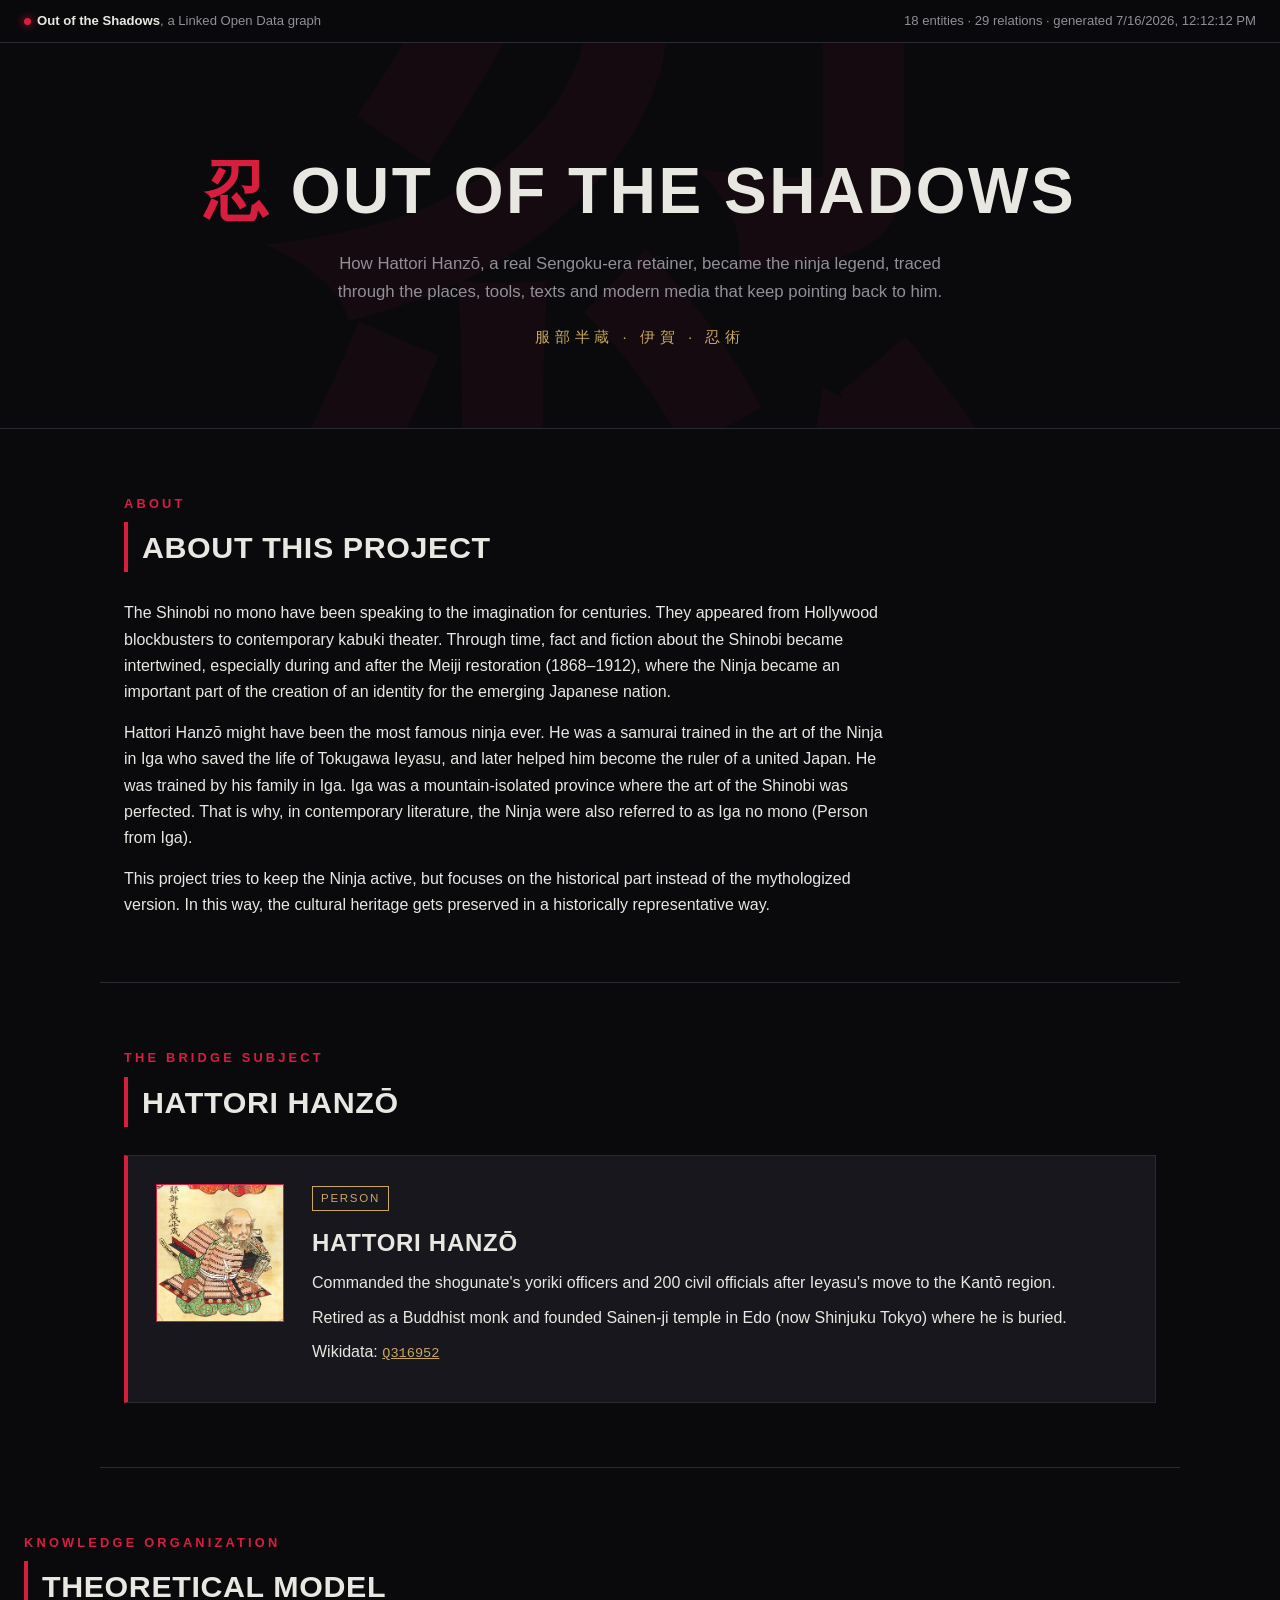
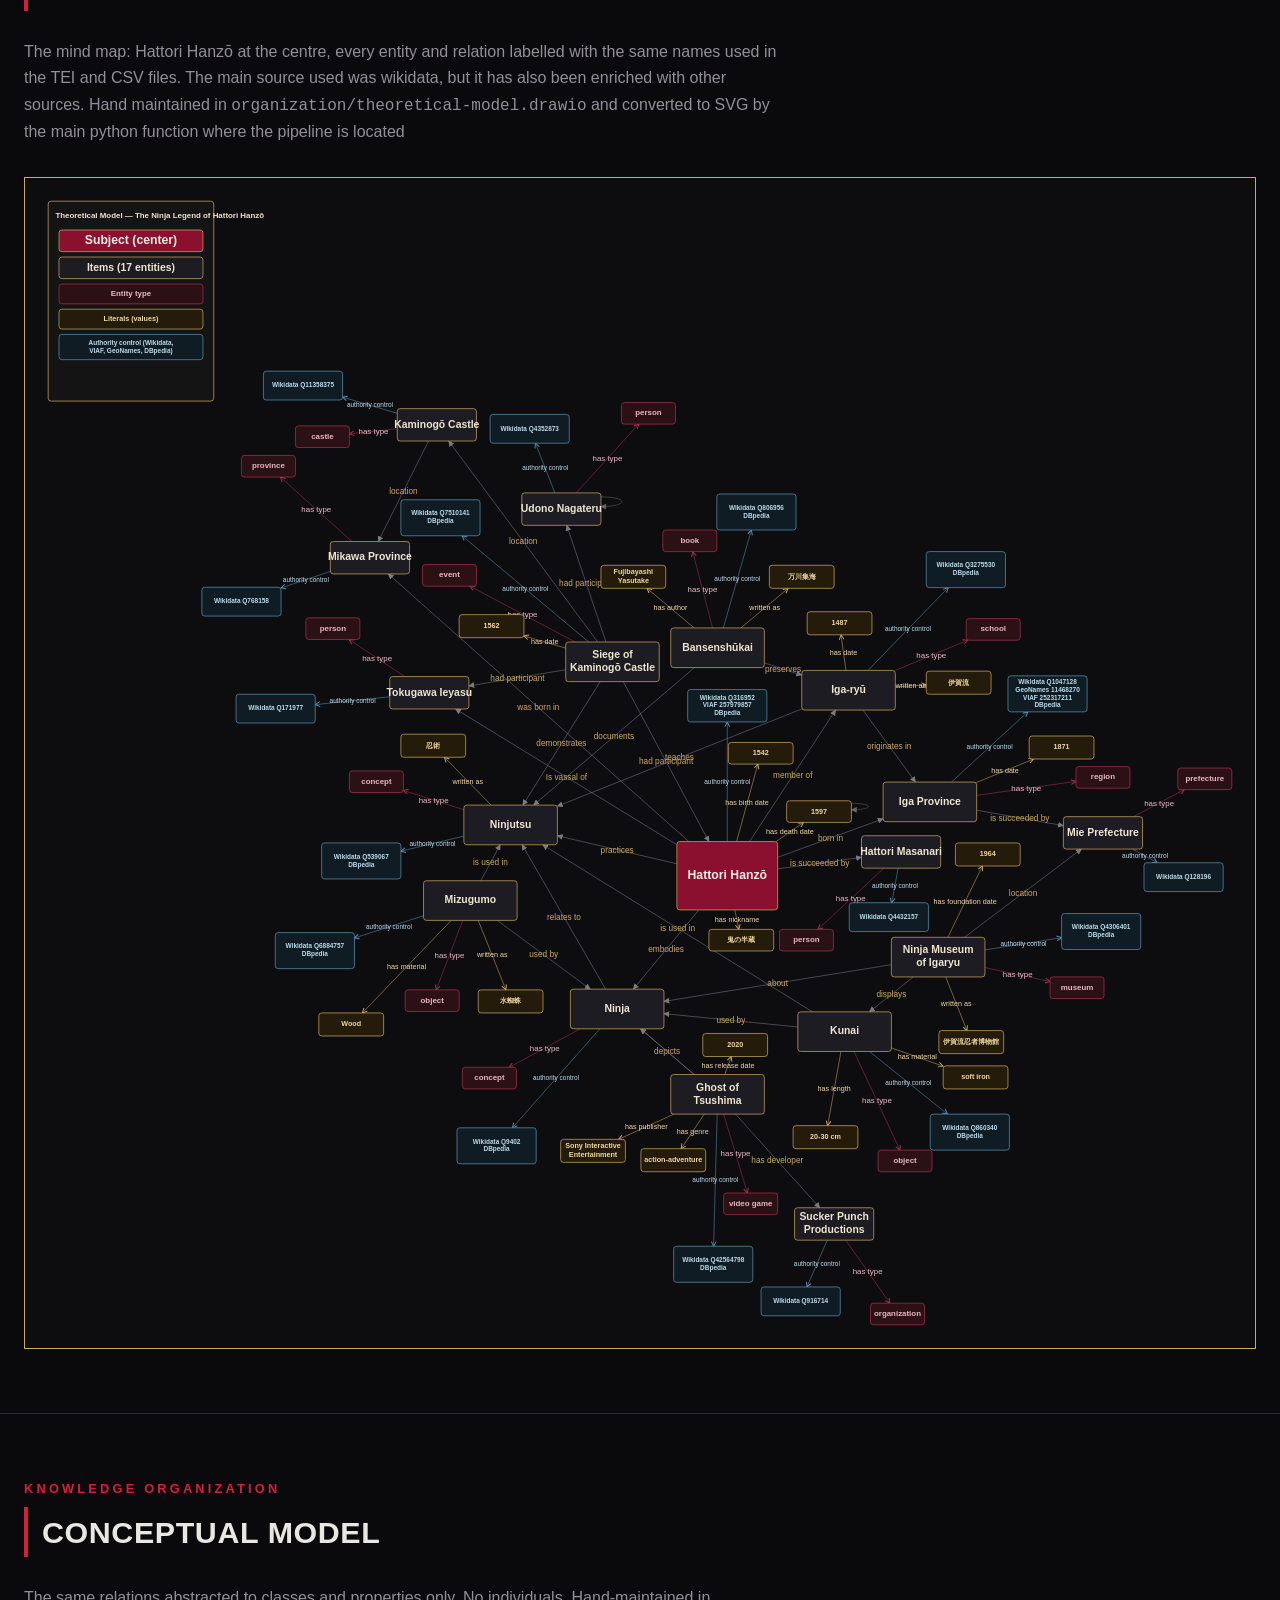
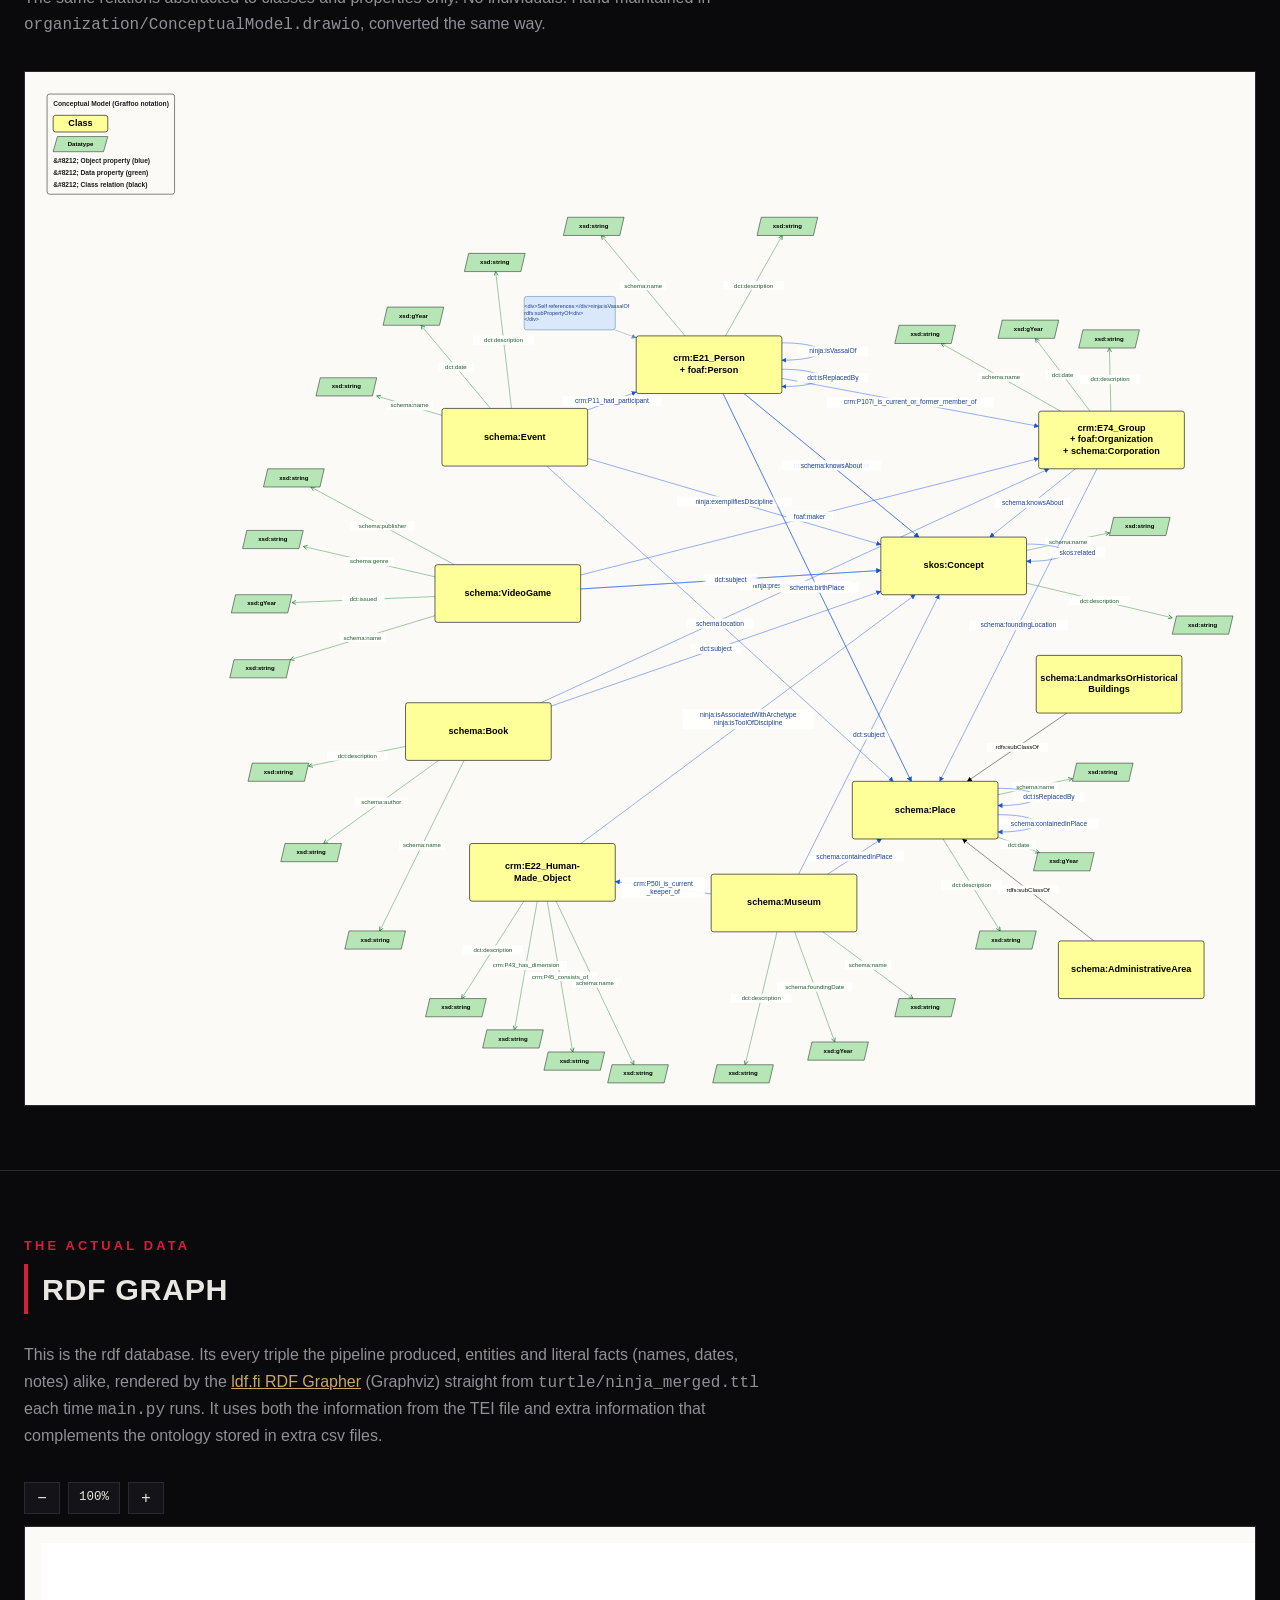
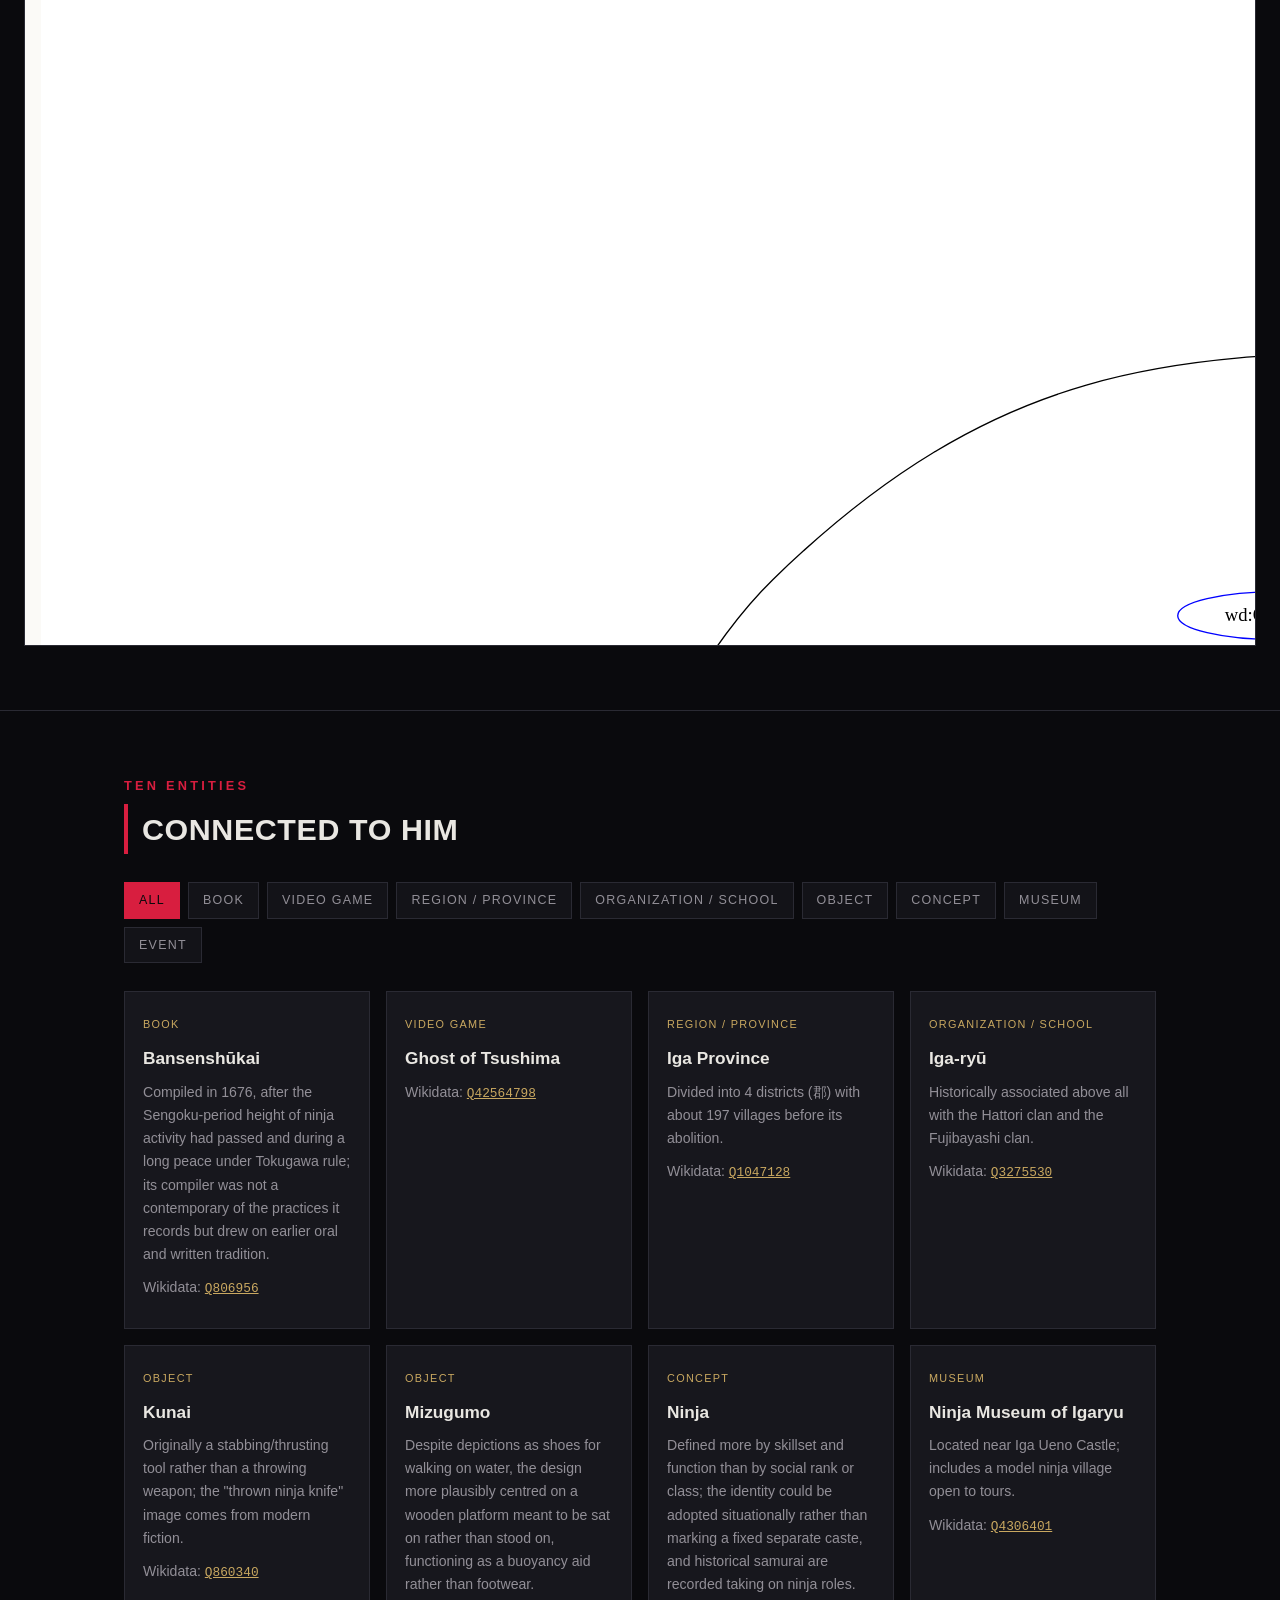
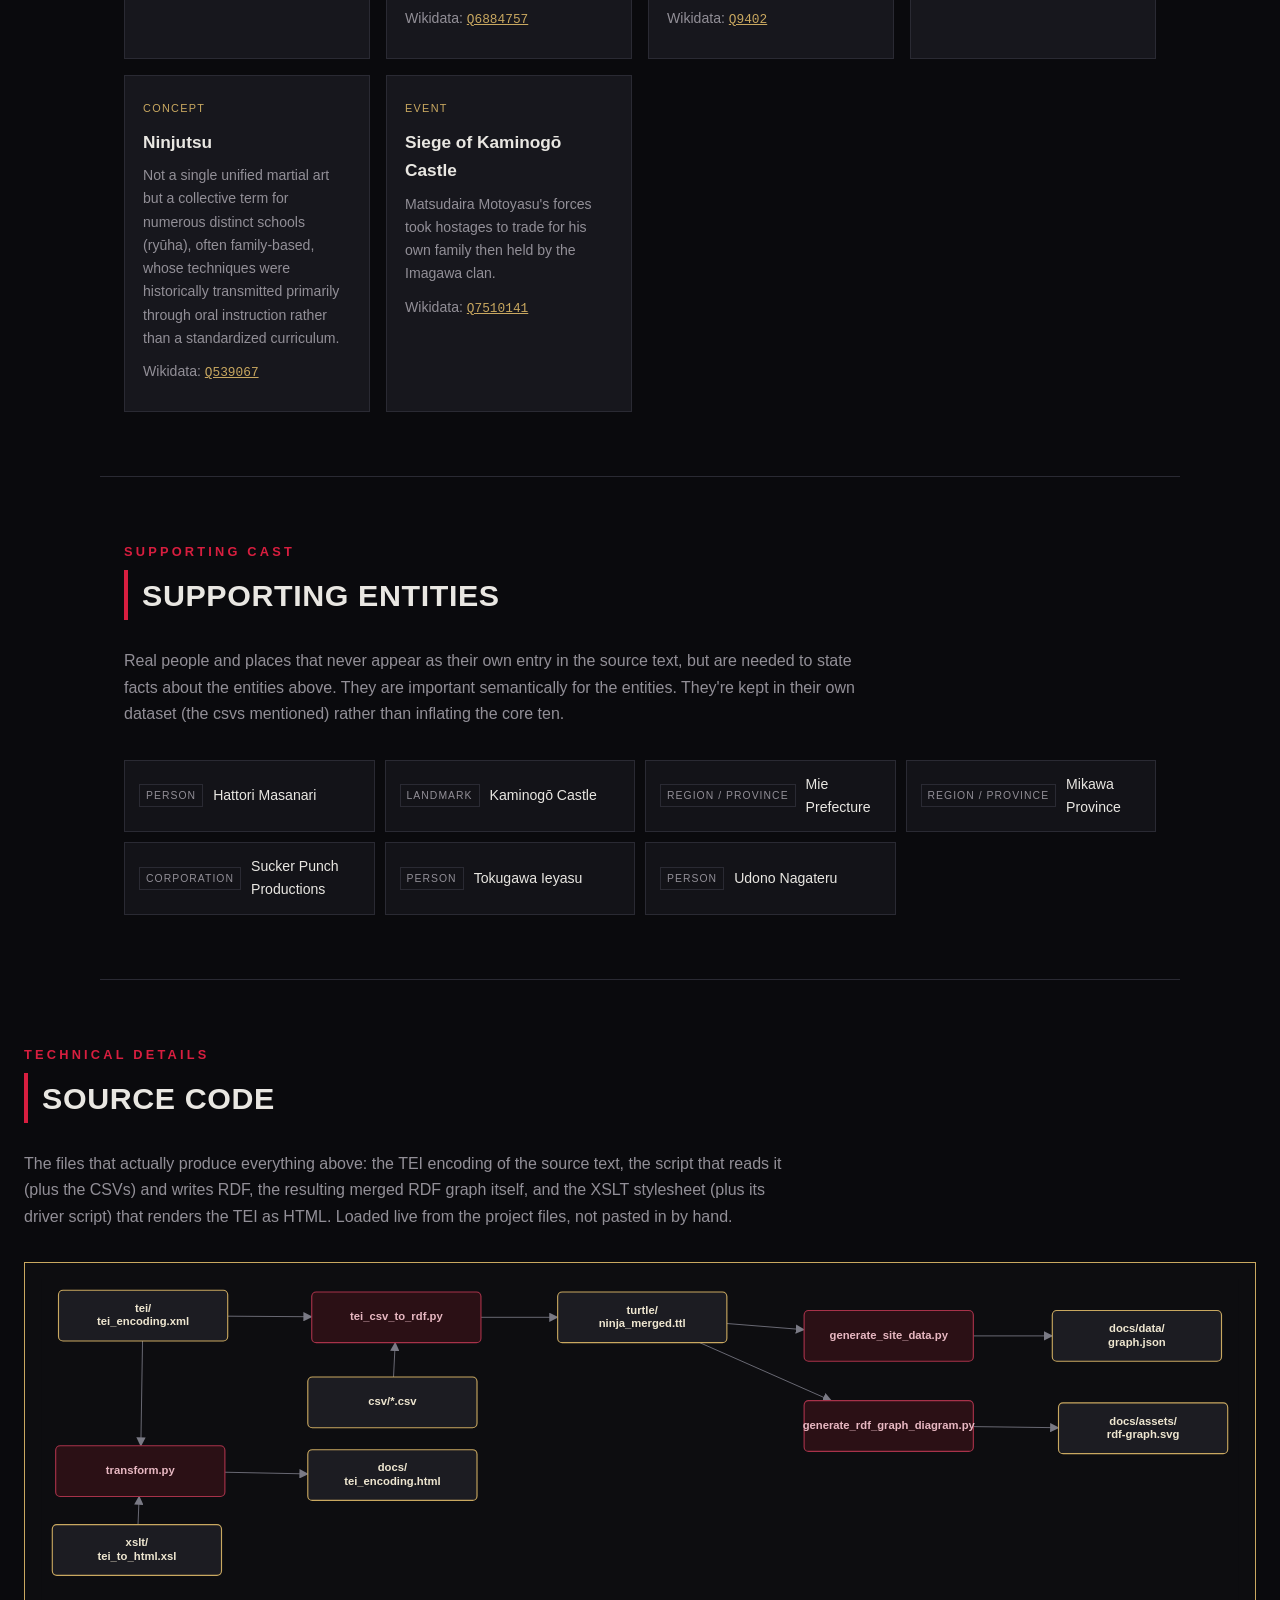
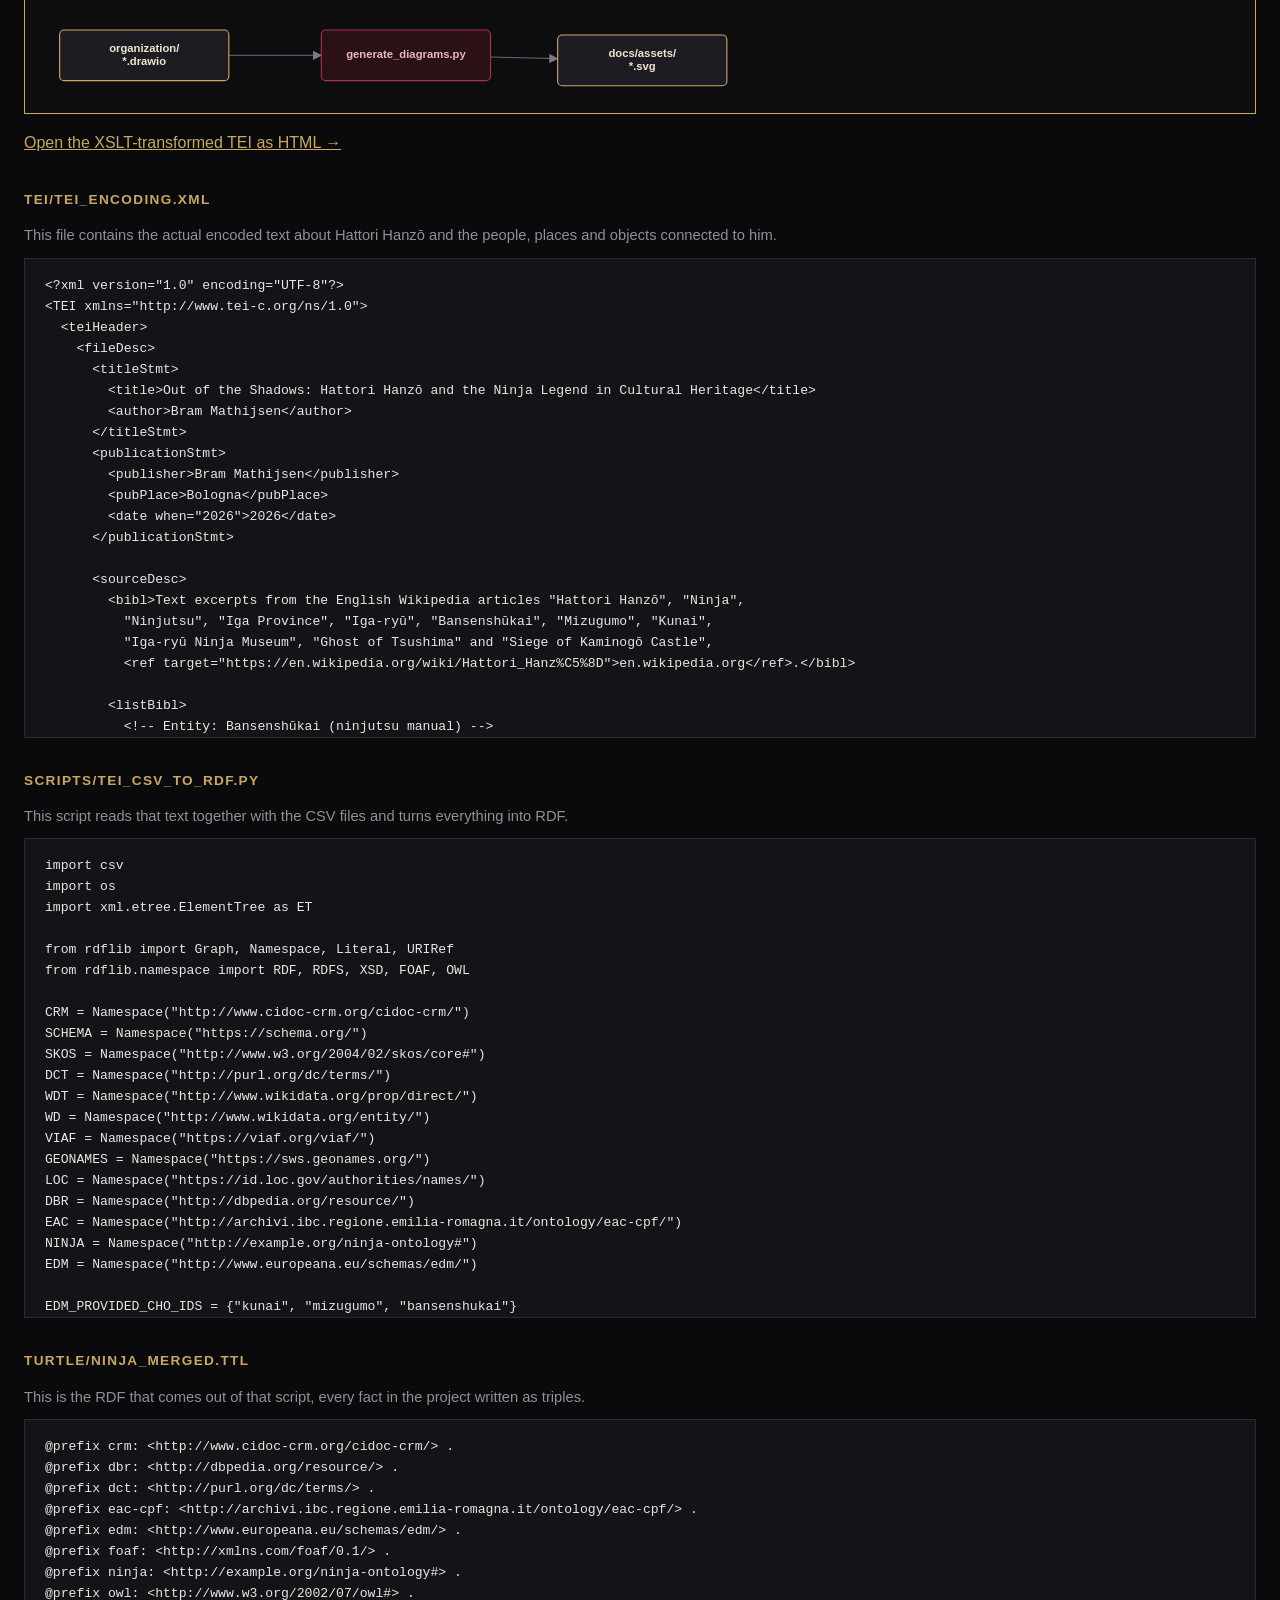
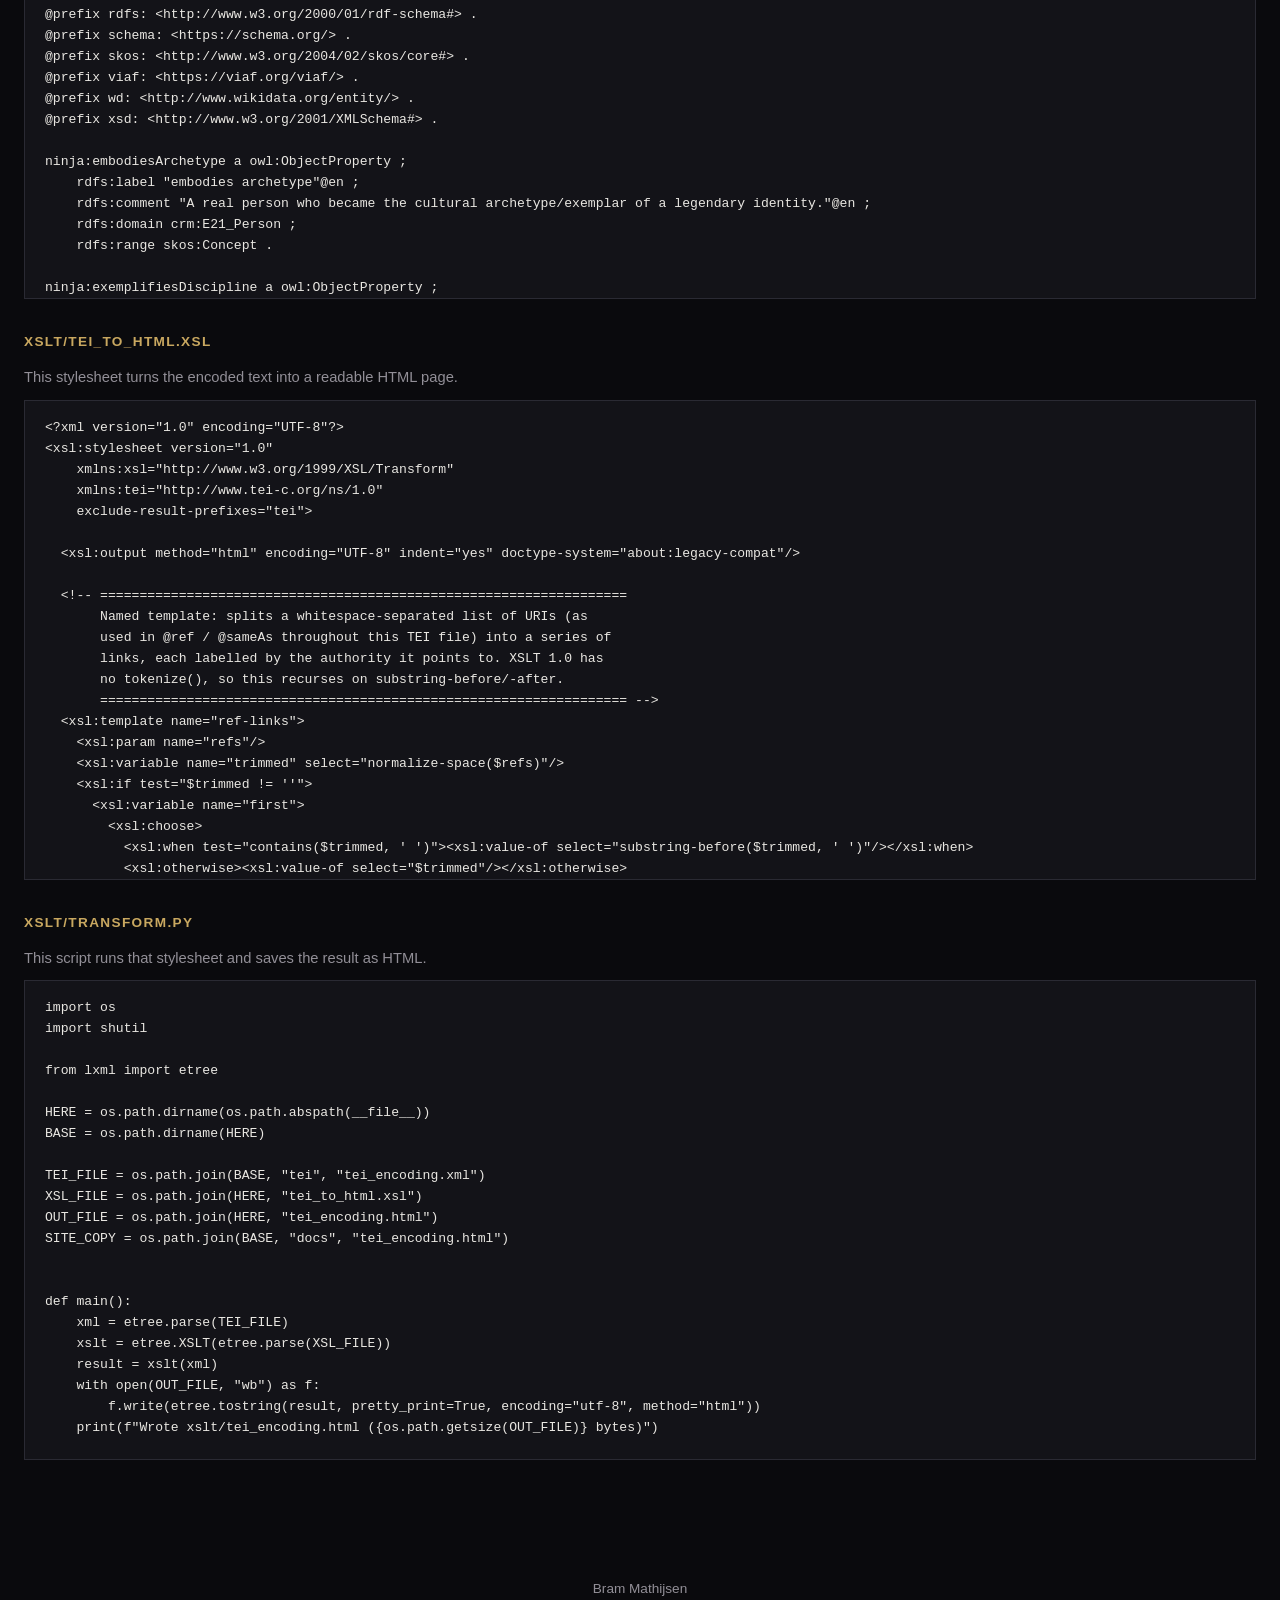
<file: docs/index.html>
<!DOCTYPE html>
<html lang="en">
<head>
  <meta charset="UTF-8">
  <meta name="viewport" content="width=device-width, initial-scale=1.0">
  <title>Out of the Shadows: Hattori Hanzō in Cultural Heritage</title>
  <link rel="stylesheet" href="css/style.css">
</head>
<body>

  <div class="statusbar">
    <span><span class="dot"></span><strong>Out of the Shadows</strong>, a Linked Open Data graph</span>
    <span id="statusbar-meta">loading graph data…</span>
  </div>

  <header class="hero">
    <h1><span>忍</span> Out of the Shadows</h1>
    <p class="tagline">
      How Hattori Hanzō, a real Sengoku-era retainer, became the ninja legend,
      traced through the places, tools, texts and modern media that keep
      pointing back to him.
    </p>
    <p class="jp">服部半蔵 &middot; 伊賀 &middot; 忍術</p>
  </header>

  <section class="block" id="section-about">
    <p class="eyebrow">About</p>
    <h2 class="title">About This Project</h2>
    <div class="about-text">
      <p>
        The Shinobi no mono have been speaking to the imagination for
        centuries. They appeared from Hollywood blockbusters to
        contemporary kabuki theater. Through time, fact and fiction about
        the Shinobi became intertwined, especially during and after the
        Meiji restoration (1868–1912), where the Ninja became an
        important part of the creation of an identity for the emerging
        Japanese nation.
      </p>
      <p>
        Hattori Hanzō might have been the most famous ninja ever. He was a
        samurai trained in the art of the Ninja in Iga who saved the life
        of Tokugawa Ieyasu, and later helped him become the ruler of a
        united Japan. He was trained by his family in Iga. Iga was a
        mountain-isolated province where the art of the Shinobi was
        perfected. That is why, in contemporary literature, the Ninja
        were also referred to as Iga no mono (Person from Iga).
      </p>
      <p>
        This project tries to keep the Ninja active, but focuses on the
        historical part instead of the mythologized version. In this way,
        the cultural heritage gets preserved in a historically
        representative way.
      </p>
    </div>
  </section>

  <section class="block" id="section-subject">
    <p class="eyebrow">The Bridge Subject</p>
    <h2 class="title">Hattori Hanzō</h2>
    <div id="subject-card" class="subject-card">
      <!-- populated by js/site.js from data/graph.json -->
    </div>
  </section>

  <section class="block" id="section-theoretical">
    <p class="eyebrow">Knowledge Organization</p>
    <h2 class="title">Theoretical Model</h2>
    <p class="lede">
      The mind map: Hattori Hanzō at the centre, every entity and relation
      labelled with the same names used in the TEI and CSV files. The main source used was wikidata, but it has also been enriched with other sources. Hand maintained
      in <code>organization/theoretical-model.drawio</code> and converted to
      SVG by the main python function where the pipeline is located
    </p>
    <div class="diagram-wrap dark">
      <img src="assets/theoretical-model.svg" alt="Theoretical model mind map: Hattori Hanzō at the centre, connected to every entity by a labelled relation">
    </div>
  </section>

  <section class="block" id="section-conceptual">
    <p class="eyebrow">Knowledge Organization</p>
    <h2 class="title">Conceptual Model</h2>
    <p class="lede">
      The same relations abstracted to classes and properties only. No
      individuals. Hand-maintained in
      <code>organization/ConceptualModel.drawio</code>, converted the same way.
    </p>
    <div class="diagram-wrap">
      <img src="assets/conceptual-model.svg" alt="Conceptual model: RDF classes and the properties connecting them, with literal-valued facts as separate leaf nodes">
    </div>
  </section>

  <section class="block" id="section-rdf-graph">
    <p class="eyebrow">The Actual Data</p>
    <h2 class="title">RDF Graph</h2>
    <p class="lede">
      This is the rdf database. Its every
      triple the pipeline produced, entities and literal facts (names,
      dates, notes) alike, rendered by the
      <a href="https://www.ldf.fi/service/rdf-grapher" target="_blank" rel="noopener">ldf.fi RDF Grapher</a>
      (Graphviz) straight from <code>turtle/ninja_merged.ttl</code> each
      time <code>main.py</code> runs. It uses both the information from the TEI file and extra information that complements the ontology stored in extra csv files.
    </p>
    <div class="zoom-controls">
      <button type="button" id="rdf-zoom-out" aria-label="Zoom out">&minus;</button>
      <button type="button" id="rdf-zoom-reset" aria-label="Reset zoom">100%</button>
      <button type="button" id="rdf-zoom-in" aria-label="Zoom in">+</button>
    </div>
    <div class="diagram-wrap native" id="rdf-graph-wrap">
      <img src="assets/rdf-graph.svg" alt="Full RDF graph: every entity and literal-valued fact in the merged Turtle output, laid out by Graphviz" id="rdf-graph-img" draggable="false">
    </div>
  </section>

  <section class="block" id="section-entities">
    <p class="eyebrow">Ten Entities</p>
    <h2 class="title">Connected to Him</h2>
    <div id="entity-filters" class="filters"></div>
    <div id="entity-grid" class="grid"></div>
  </section>

  <section class="block" id="section-extra">
    <p class="eyebrow">Supporting Cast</p>
    <h2 class="title">Supporting Entities</h2>
    <p class="lede">
      Real people and places that never appear as their own entry in the
      source text, but are needed to state facts about the entities above. They are important semantically for the entities.
      They're kept in their own dataset (the csvs mentioned) rather than inflating the core ten.
    </p>
    <div id="bridge-list" class="bridge-list"></div>
  </section>

  <section class="block" id="section-source">
    <p class="eyebrow">Technical details</p>
    <h2 class="title">Source Code</h2>
    <p class="lede">
      The files that actually produce everything above: the TEI encoding
      of the source text, the script that reads it (plus the CSVs) and
      writes RDF, the resulting merged RDF graph itself, and the XSLT
      stylesheet (plus its driver script) that renders the TEI as HTML.
      Loaded live from the project files, not pasted in by hand.
    </p>
    <div class="diagram-wrap dark">
      <img src="assets/pipeline-diagram.svg" alt="Pipeline diagram: TEI, CSV and drawio files feeding through each script into the turtle RDF, the website data, the diagrams, and the HTML rendering">
    </div>
    <p class="lede"><a href="tei_encoding.html" target="_blank" rel="noopener">Open the XSLT-transformed TEI as HTML &#8594;</a></p>
    <h3 class="code-heading">tei/tei_encoding.xml</h3>
    <p class="code-caption">This file contains the actual encoded text about Hattori Hanzō and the people, places and objects connected to him.</p>
    <pre class="code-block"><code id="code-tei">Loading…</code></pre>
    <h3 class="code-heading">scripts/tei_csv_to_rdf.py</h3>
    <p class="code-caption">This script reads that text together with the CSV files and turns everything into RDF.</p>
    <pre class="code-block"><code id="code-script">Loading…</code></pre>
    <h3 class="code-heading">turtle/ninja_merged.ttl</h3>
    <p class="code-caption">This is the RDF that comes out of that script, every fact in the project written as triples.</p>
    <pre class="code-block"><code id="code-turtle">Loading…</code></pre>
    <h3 class="code-heading">xslt/tei_to_html.xsl</h3>
    <p class="code-caption">This stylesheet turns the encoded text into a readable HTML page.</p>
    <pre class="code-block"><code id="code-xsl">Loading…</code></pre>
    <h3 class="code-heading">xslt/transform.py</h3>
    <p class="code-caption">This script runs that stylesheet and saves the result as HTML.</p>
    <pre class="code-block"><code id="code-transform">Loading…</code></pre>
  </section>

  <footer>
    <p>Bram Mathijsen</p>
  </footer>

  <script src="js/site.js"></script>
</body>
</html>
</file>
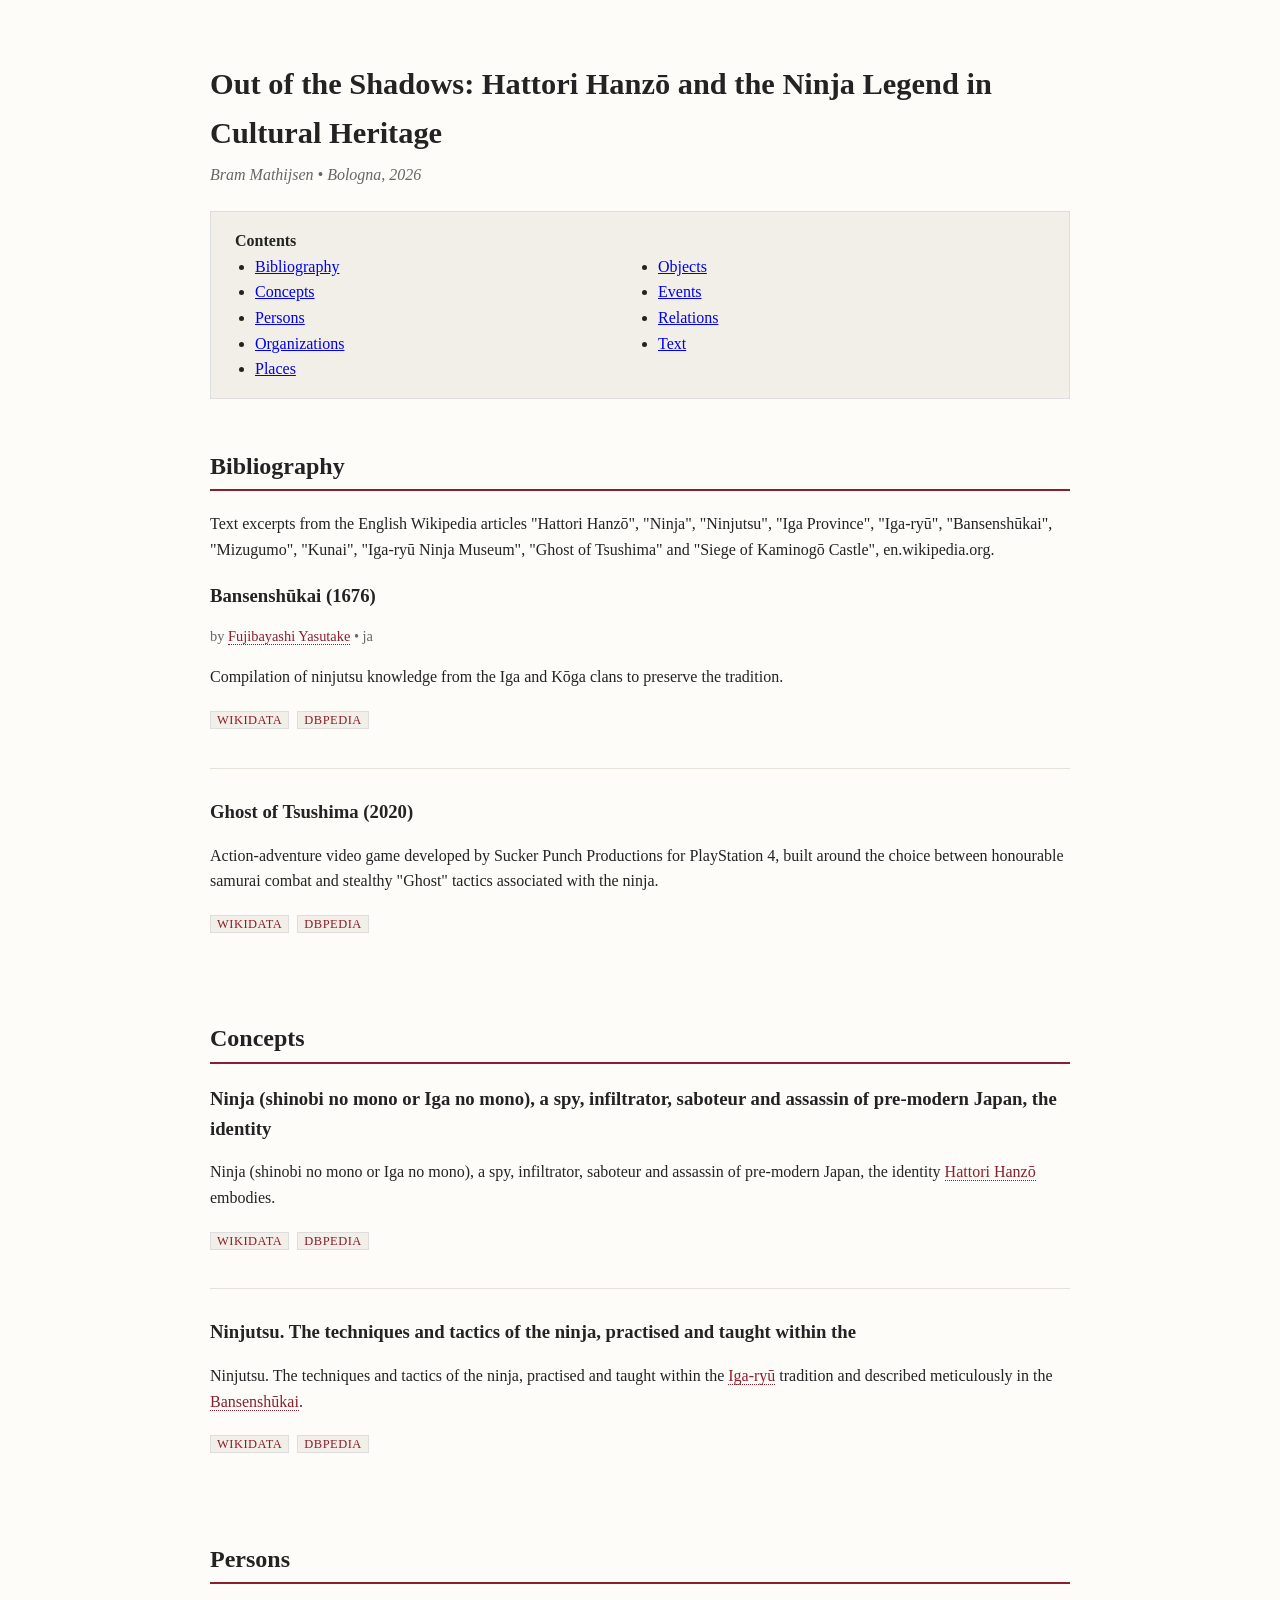
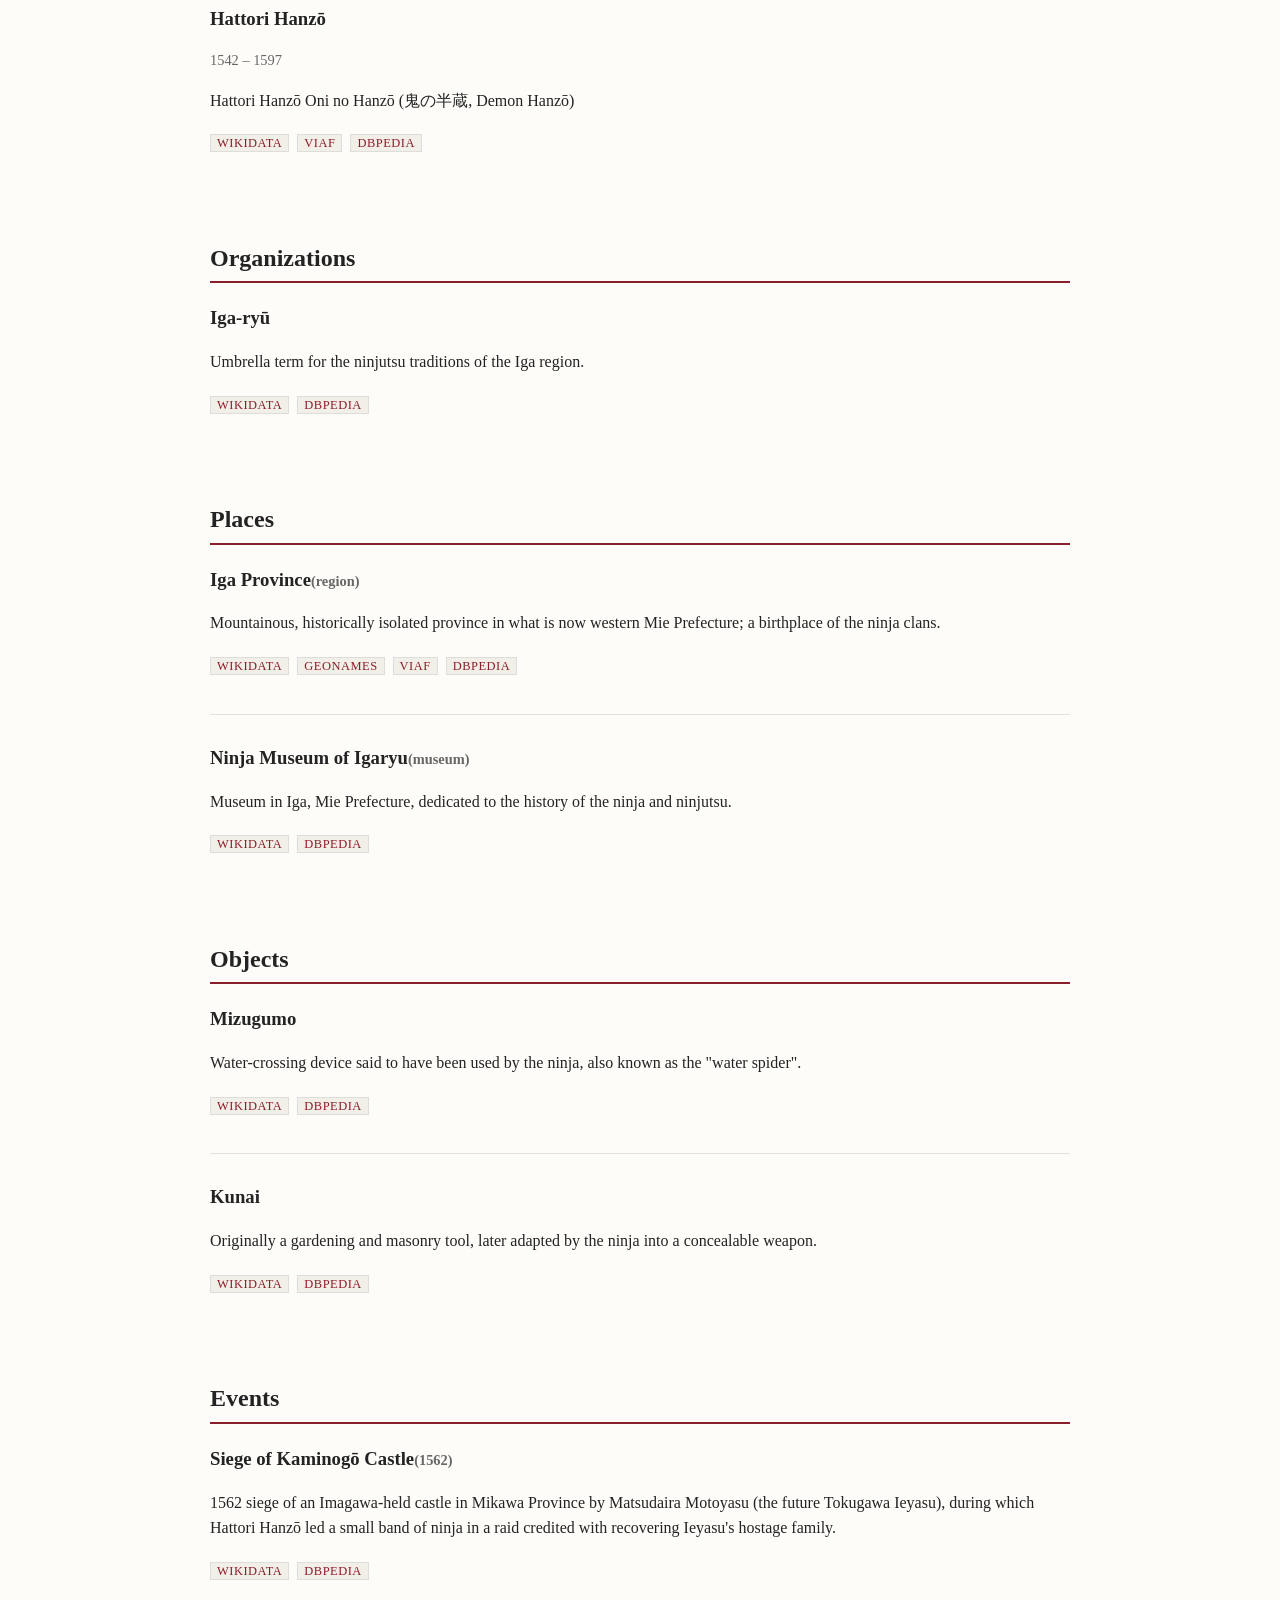
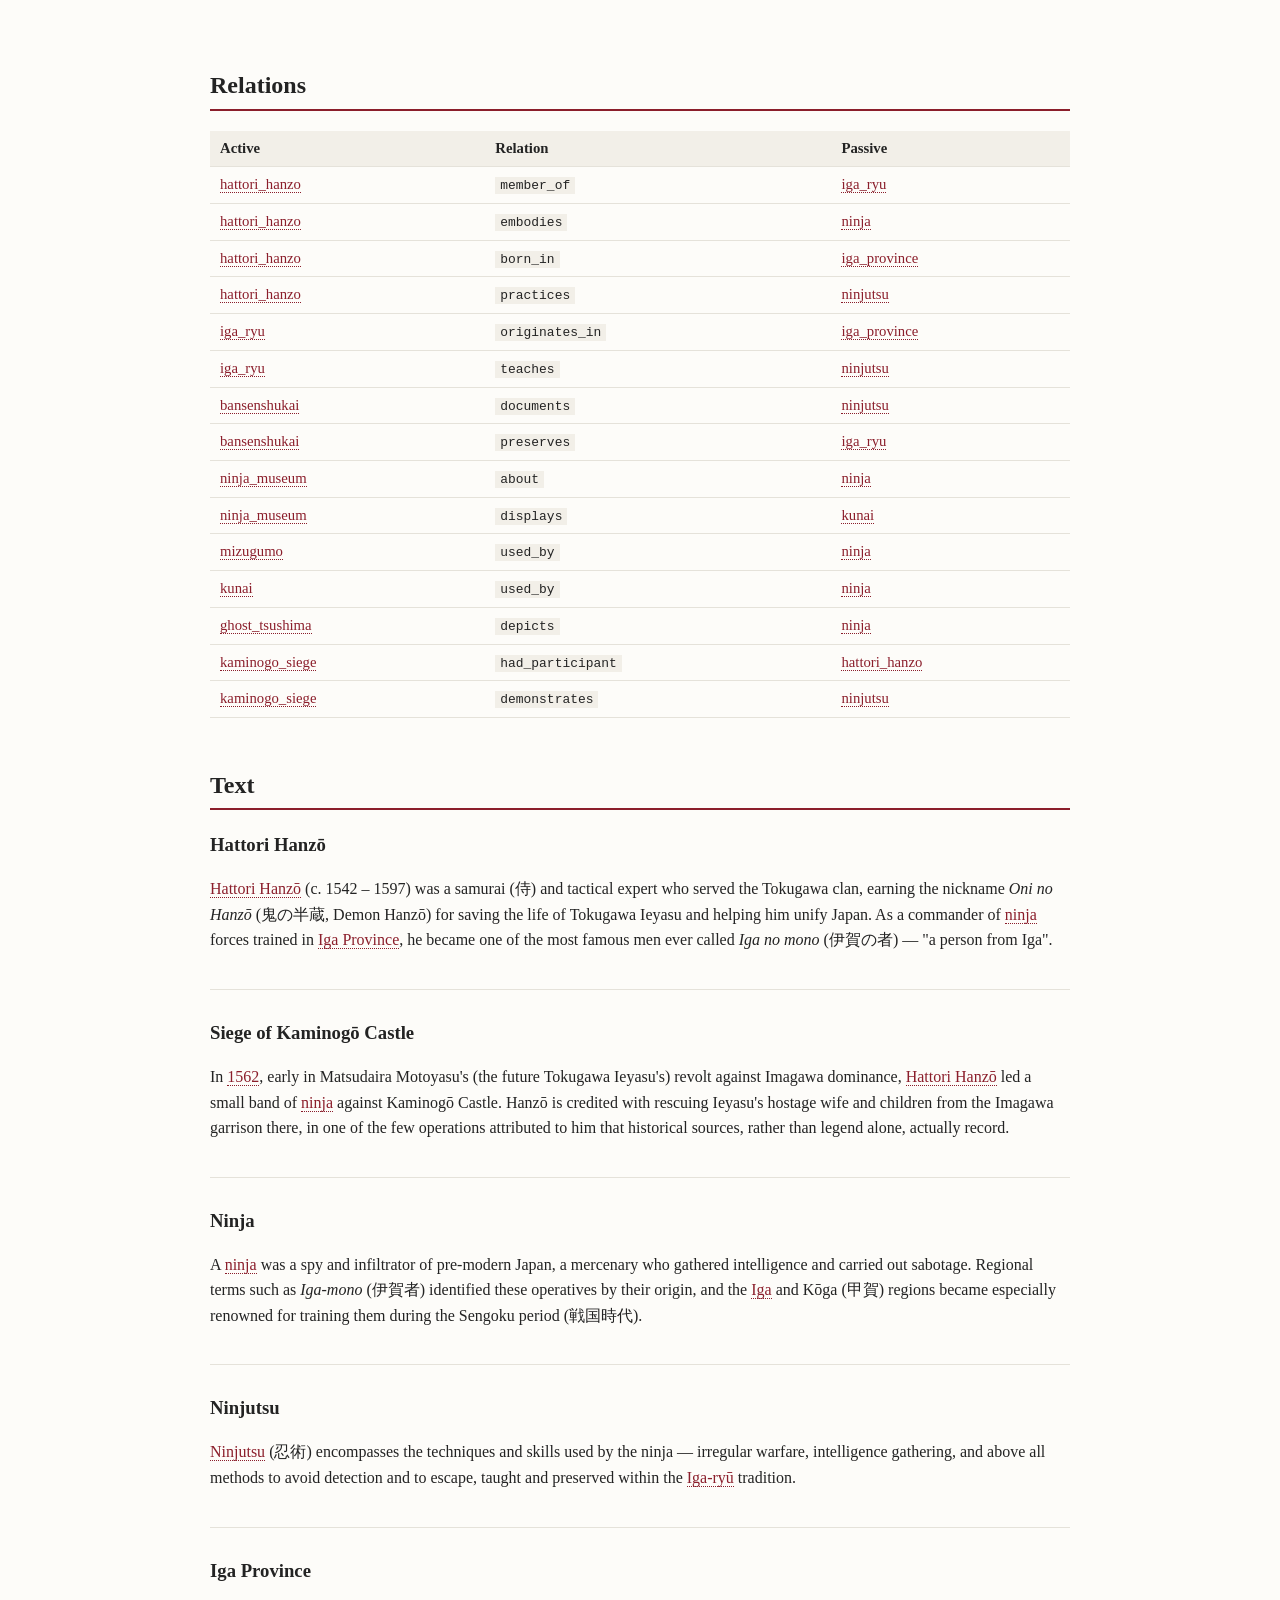
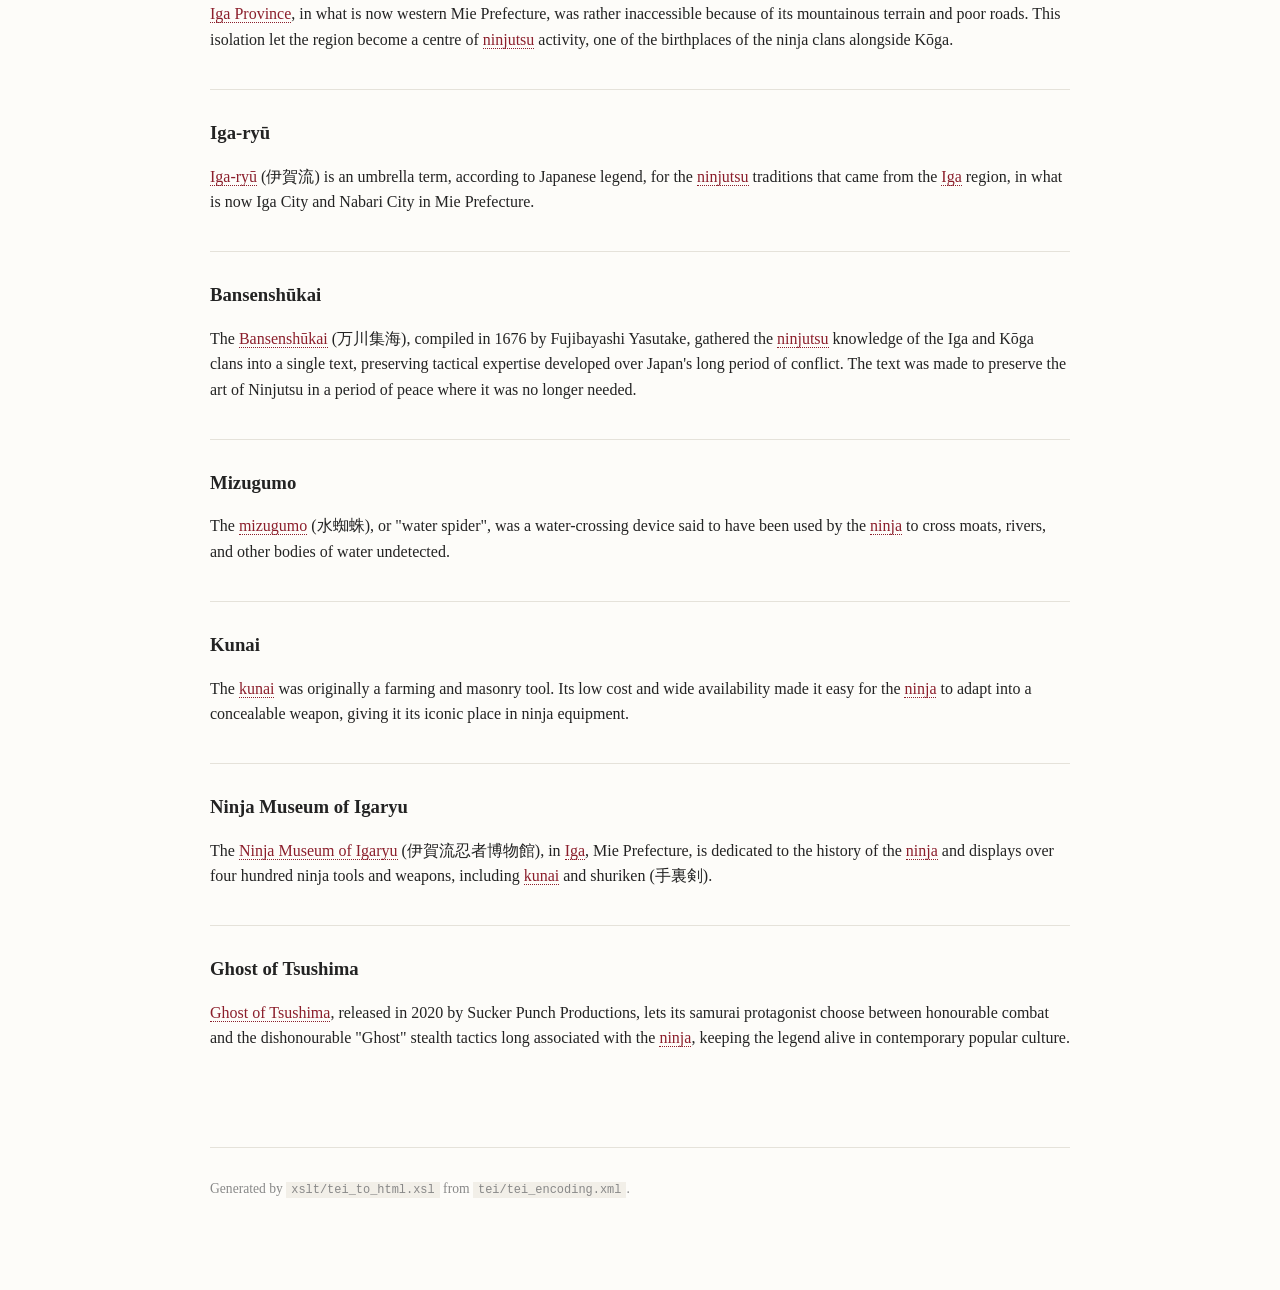
<file: docs/tei_encoding.html>
<!DOCTYPE html SYSTEM "about:legacy-compat">
<html lang="en">
<head>
<meta charset="UTF-8">
<meta name="viewport" content="width=device-width, initial-scale=1.0">
<title>Out of the Shadows: Hattori Hanzō and the Ninja Legend in Cultural Heritage</title>
<style>
          body { font-family: Georgia, "Times New Roman", serif; max-width: 860px; margin: 0 auto; padding: 40px 24px 80px; line-height: 1.6; color: #232323; background: #fdfcf9; }
          h1 { font-size: 1.9rem; margin-bottom: 4px; }
          h2 { border-bottom: 2px solid #8b1e2b; padding-bottom: 4px; margin-top: 48px; }
          h3 { margin-bottom: 4px; }
          .subtitle { color: #666; font-style: italic; margin-top: 0; }
          nav.toc { background: #f2efe8; border: 1px solid #ddd; padding: 16px 24px; margin: 24px 0; }
          nav.toc ul { columns: 2; margin: 0; padding-left: 20px; }
          article { margin-bottom: 28px; padding-bottom: 20px; border-bottom: 1px solid #e5e2da; }
          article:last-child { border-bottom: none; }
          .meta { color: #666; font-size: 0.9rem; }
          .ref-link { font-size: 0.78rem; text-transform: uppercase; letter-spacing: 0.04em; background: #f2efe8; border: 1px solid #ddd; padding: 1px 6px; margin-right: 4px; text-decoration: none; color: #8b1e2b; }
          .ref-link:hover { background: #8b1e2b; color: #fff; }
          .entity-ref { color: #8b1e2b; text-decoration: none; border-bottom: 1px dotted #8b1e2b; }
          .term { font-style: italic; }
          .foreign { font-style: normal; }
          table.relations { border-collapse: collapse; width: 100%; margin: 16px 0; font-size: 0.92rem; }
          table.relations th, table.relations td { text-align: left; padding: 6px 10px; border-bottom: 1px solid #e5e2da; }
          table.relations th { background: #f2efe8; }
          code { background: #f2efe8; padding: 1px 5px; font-size: 0.88em; }
          footer { margin-top: 60px; color: #888; font-size: 0.85rem; border-top: 1px solid #e5e2da; padding-top: 16px; }
        </style>
</head>
<body>
<header><h1>Out of the Shadows: Hattori Hanzō and the Ninja Legend in Cultural Heritage</h1>
<p class="subtitle">Bram Mathijsen • Bologna, 2026</p></header><nav class="toc"><strong>Contents</strong><ul>
<li><a href="#bibliography">Bibliography</a></li>
<li><a href="#concepts">Concepts</a></li>
<li><a href="#persons">Persons</a></li>
<li><a href="#organizations">Organizations</a></li>
<li><a href="#places">Places</a></li>
<li><a href="#objects">Objects</a></li>
<li><a href="#events">Events</a></li>
<li><a href="#relations">Relations</a></li>
<li><a href="#text">Text</a></li>
</ul></nav><section id="bibliography"><h2>Bibliography</h2>
<p>Text excerpts from the English Wikipedia articles "Hattori Hanzō", "Ninja",
          "Ninjutsu", "Iga Province", "Iga-ryū", "Bansenshūkai", "Mizugumo", "Kunai",
          "Iga-ryū Ninja Museum", "Ghost of Tsushima" and "Siege of Kaminogō Castle",
          en.wikipedia.org.</p>
<article id="bansenshukai"><h3>Bansenshūkai (1676)</h3>
<p class="meta">by <a href="https://id.loc.gov/authorities/names/n80012305" class="entity-ref" target="_blank" rel="noopener">Fujibayashi Yasutake</a> • ja</p>
<p>Compilation of ninjutsu knowledge from the Iga and Kōga clans to preserve the tradition.</p>
<p><a href="http://www.wikidata.org/entity/Q806956" class="ref-link" target="_blank" rel="noopener">Wikidata</a> <a href="http://dbpedia.org/resource/Bansensh%C5%ABkai" class="ref-link" target="_blank" rel="noopener">DBpedia</a> </p></article><article id="ghost_tsushima"><h3>Ghost of Tsushima (2020)</h3>
<p class="meta"></p>
<p>Action-adventure video game developed by Sucker Punch Productions
              for PlayStation 4, built around the choice between honourable samurai
              combat and stealthy "Ghost" tactics associated with the ninja.</p>
<p><a href="http://www.wikidata.org/entity/Q42564798" class="ref-link" target="_blank" rel="noopener">Wikidata</a> <a href="http://dbpedia.org/resource/Ghost_of_Tsushima" class="ref-link" target="_blank" rel="noopener">DBpedia</a> </p></article></section><section id="concepts"><h2>Concepts</h2>
<article id="ninja"><h3>Ninja (shinobi no mono or Iga no mono), a spy, infiltrator, saboteur and assassin of pre-modern
              Japan, the identity </h3>
<p><p>Ninja (shinobi no mono or Iga no mono), a spy, infiltrator, saboteur and assassin of pre-modern
              Japan, the identity <a href="#hattori_hanzo" class="entity-ref">Hattori Hanzō</a>
              embodies.</p></p>
<p><a href="http://www.wikidata.org/entity/Q9402" class="ref-link" target="_blank" rel="noopener">Wikidata</a> <a href="http://dbpedia.org/resource/Ninja" class="ref-link" target="_blank" rel="noopener">DBpedia</a> </p></article><article id="ninjutsu"><h3>Ninjutsu. The techniques and tactics of the ninja, practised
              and taught within the </h3>
<p><p>Ninjutsu. The techniques and tactics of the ninja, practised
              and taught within the <a href="#iga_ryu" class="entity-ref">Iga-ryū</a> tradition and described meticulously in the <a href="#bansenshukai" class="entity-ref">Bansenshūkai</a>.</p></p>
<p><a href="http://www.wikidata.org/entity/Q539067" class="ref-link" target="_blank" rel="noopener">Wikidata</a> <a href="http://dbpedia.org/resource/Ninjutsu" class="ref-link" target="_blank" rel="noopener">DBpedia</a> </p></article></section><section id="persons"><h2>Persons</h2>
<article id="hattori_hanzo"><h3>Hattori Hanzō </h3>
<p class="meta">1542 – 1597</p>
<p>Hattori Hanzō <span class="addname">Oni no Hanzō (<span class="foreign" lang="ja">鬼の半蔵</span>, Demon Hanzō)</span></p>
<p><a href="http://www.wikidata.org/entity/Q316952" class="ref-link" target="_blank" rel="noopener">Wikidata</a> <a href="https://viaf.org/viaf/257979857" class="ref-link" target="_blank" rel="noopener">VIAF</a> <a href="http://dbpedia.org/resource/Hattori_Hanz%C5%8D" class="ref-link" target="_blank" rel="noopener">DBpedia</a> </p></article></section><section id="organizations"><h2>Organizations</h2>
<article id="iga_ryu"><h3>Iga-ryū</h3>
<p>Umbrella term for the ninjutsu traditions of the Iga region.</p>
<p><a href="http://www.wikidata.org/entity/Q3275530" class="ref-link" target="_blank" rel="noopener">Wikidata</a> <a href="http://dbpedia.org/resource/Iga-ry%C5%AB" class="ref-link" target="_blank" rel="noopener">DBpedia</a> </p></article></section><section id="places"><h2>Places</h2>
<article id="iga_province"><h3>Iga Province<span class="meta">(region)</span>
</h3>
<p>Mountainous, historically isolated province in what is now
          western Mie Prefecture; a birthplace of the ninja clans.</p>
<p><a href="http://www.wikidata.org/entity/Q1047128" class="ref-link" target="_blank" rel="noopener">Wikidata</a> <a href="https://sws.geonames.org/11468270/" class="ref-link" target="_blank" rel="noopener">GeoNames</a> <a href="https://viaf.org/viaf/252317211" class="ref-link" target="_blank" rel="noopener">VIAF</a> <a href="http://dbpedia.org/resource/Iga_Province" class="ref-link" target="_blank" rel="noopener">DBpedia</a> </p></article><article id="ninja_museum"><h3>Ninja Museum of Igaryu<span class="meta">(museum)</span>
</h3>
<p>Museum in Iga, Mie Prefecture, dedicated to the history of the
          ninja and ninjutsu.</p>
<p><a href="http://www.wikidata.org/entity/Q4306401" class="ref-link" target="_blank" rel="noopener">Wikidata</a> <a href="http://dbpedia.org/resource/Ninja_Museum_of_Igaryu" class="ref-link" target="_blank" rel="noopener">DBpedia</a> </p></article></section><section id="objects"><h2>Objects</h2>
<article id="mizugumo"><h3>Mizugumo</h3>
<p>Water-crossing device said to have been used by the ninja,
          also known as the "water spider".</p>
<p><a href="http://www.wikidata.org/entity/Q6884757" class="ref-link" target="_blank" rel="noopener">Wikidata</a> <a href="http://dbpedia.org/resource/Mizugumo" class="ref-link" target="_blank" rel="noopener">DBpedia</a> </p></article><article id="kunai"><h3>Kunai</h3>
<p>Originally a gardening and masonry tool, later adapted by the
          ninja into a concealable weapon.</p>
<p><a href="http://www.wikidata.org/entity/Q860340" class="ref-link" target="_blank" rel="noopener">Wikidata</a> <a href="http://dbpedia.org/resource/Kunai" class="ref-link" target="_blank" rel="noopener">DBpedia</a> </p></article></section><section id="events"><h2>Events</h2>
<article id="kaminogo_siege"><h3>Siege of Kaminogō Castle<span class="meta">(1562)</span>
</h3>
<p>1562 siege of an Imagawa-held castle in Mikawa Province by
          Matsudaira Motoyasu (the future Tokugawa Ieyasu), during which
          Hattori Hanzō led a small band of ninja in a raid credited with
          recovering Ieyasu's hostage family.</p>
<p><a href="http://www.wikidata.org/entity/Q7510141" class="ref-link" target="_blank" rel="noopener">Wikidata</a> <a href="http://dbpedia.org/resource/Siege_of_Kaminog%C5%8D_Castle" class="ref-link" target="_blank" rel="noopener">DBpedia</a> </p></article></section><section id="relations"><h2>Relations</h2>
<table class="relations">
<thead><tr>
<th>Active</th>
<th>Relation</th>
<th>Passive</th>
</tr></thead>
<tbody>
<tr>
<td><a href="#hattori_hanzo" class="entity-ref">hattori_hanzo</a></td>
<td><code>member_of</code></td>
<td><a href="#iga_ryu" class="entity-ref">iga_ryu</a></td>
</tr>
<tr>
<td><a href="#hattori_hanzo" class="entity-ref">hattori_hanzo</a></td>
<td><code>embodies</code></td>
<td><a href="#ninja" class="entity-ref">ninja</a></td>
</tr>
<tr>
<td><a href="#hattori_hanzo" class="entity-ref">hattori_hanzo</a></td>
<td><code>born_in</code></td>
<td><a href="#iga_province" class="entity-ref">iga_province</a></td>
</tr>
<tr>
<td><a href="#hattori_hanzo" class="entity-ref">hattori_hanzo</a></td>
<td><code>practices</code></td>
<td><a href="#ninjutsu" class="entity-ref">ninjutsu</a></td>
</tr>
<tr>
<td><a href="#iga_ryu" class="entity-ref">iga_ryu</a></td>
<td><code>originates_in</code></td>
<td><a href="#iga_province" class="entity-ref">iga_province</a></td>
</tr>
<tr>
<td><a href="#iga_ryu" class="entity-ref">iga_ryu</a></td>
<td><code>teaches</code></td>
<td><a href="#ninjutsu" class="entity-ref">ninjutsu</a></td>
</tr>
<tr>
<td><a href="#bansenshukai" class="entity-ref">bansenshukai</a></td>
<td><code>documents</code></td>
<td><a href="#ninjutsu" class="entity-ref">ninjutsu</a></td>
</tr>
<tr>
<td><a href="#bansenshukai" class="entity-ref">bansenshukai</a></td>
<td><code>preserves</code></td>
<td><a href="#iga_ryu" class="entity-ref">iga_ryu</a></td>
</tr>
<tr>
<td><a href="#ninja_museum" class="entity-ref">ninja_museum</a></td>
<td><code>about</code></td>
<td><a href="#ninja" class="entity-ref">ninja</a></td>
</tr>
<tr>
<td><a href="#ninja_museum" class="entity-ref">ninja_museum</a></td>
<td><code>displays</code></td>
<td><a href="#kunai" class="entity-ref">kunai</a></td>
</tr>
<tr>
<td><a href="#mizugumo" class="entity-ref">mizugumo</a></td>
<td><code>used_by</code></td>
<td><a href="#ninja" class="entity-ref">ninja</a></td>
</tr>
<tr>
<td><a href="#kunai" class="entity-ref">kunai</a></td>
<td><code>used_by</code></td>
<td><a href="#ninja" class="entity-ref">ninja</a></td>
</tr>
<tr>
<td><a href="#ghost_tsushima" class="entity-ref">ghost_tsushima</a></td>
<td><code>depicts</code></td>
<td><a href="#ninja" class="entity-ref">ninja</a></td>
</tr>
<tr>
<td><a href="#kaminogo_siege" class="entity-ref">kaminogo_siege</a></td>
<td><code>had_participant</code></td>
<td><a href="#hattori_hanzo" class="entity-ref">hattori_hanzo</a></td>
</tr>
<tr>
<td><a href="#kaminogo_siege" class="entity-ref">kaminogo_siege</a></td>
<td><code>demonstrates</code></td>
<td><a href="#ninjutsu" class="entity-ref">ninjutsu</a></td>
</tr>
</tbody>
</table></section><section id="text"><h2>Text</h2>
<article id="text-historical_person"><h3>Hattori Hanzō</h3>
<p>
          <a href="#hattori_hanzo" class="entity-ref">Hattori Hanzō</a> (c. 1542 – 1597) was a
          samurai (<span class="foreign" lang="ja">侍</span>) and tactical expert who served the Tokugawa clan, earning the nickname
          <span class="term">Oni no Hanzō</span> (<span class="foreign" lang="ja">鬼の半蔵</span>, Demon Hanzō) for saving the life of Tokugawa
          Ieyasu and helping him unify Japan. As a commander of
          <a href="#ninja" class="entity-ref">ninja</a> forces trained in
          <a href="#iga_province" class="entity-ref">Iga Province</a>, he became one of the
          most famous men ever called <span class="term">Iga no mono</span> (<span class="foreign" lang="ja">伊賀の者</span>) — "a person from Iga".
        </p></article><article id="text-siege"><h3>Siege of Kaminogō Castle</h3>
<p>
          In <a href="#kaminogo_siege" class="entity-ref">1562</a>, early in Matsudaira
          Motoyasu's (the future Tokugawa Ieyasu's) revolt against Imagawa dominance,
          <a href="#hattori_hanzo" class="entity-ref">Hattori Hanzō</a> led a small band of
          <a href="#ninja" class="entity-ref">ninja</a> against Kaminogō Castle. Hanzō is
          credited with rescuing Ieyasu's hostage wife and children from the Imagawa
          garrison there, in one of the few operations attributed to him that historical
          sources, rather than legend alone, actually record.
        </p></article><article id="text-concept_ninja"><h3>Ninja</h3>
<p>
          A <a href="#ninja" class="entity-ref">ninja</a> was a spy and infiltrator of
          pre-modern Japan, a mercenary who gathered intelligence and carried out
          sabotage. Regional terms such as <span class="term">Iga-mono</span> (<span class="foreign" lang="ja">伊賀者</span>) identified these
          operatives by their origin, and the
          <a href="#iga_province" class="entity-ref">Iga</a> and Kōga (<span class="foreign" lang="ja">甲賀</span>) regions became
          especially renowned for training them during the Sengoku period (<span class="foreign" lang="ja">戦国時代</span>).
        </p></article><article id="text-concept_ninjutsu"><h3>Ninjutsu</h3>
<p>
          <a href="#ninjutsu" class="entity-ref">Ninjutsu</a> (<span class="foreign" lang="ja">忍術</span>) encompasses the techniques
          and skills used by the ninja — irregular warfare, intelligence gathering, and
          above all methods to avoid detection and to escape, taught and preserved
          within the <a href="#iga_ryu" class="entity-ref">Iga-ryū</a> tradition.
        </p></article><article id="text-place"><h3>Iga Province</h3>
<p>
          <a href="#iga_province" class="entity-ref">Iga Province</a>, in what is now
          western Mie Prefecture, was rather inaccessible because of its mountainous
          terrain and poor roads. This isolation let the region become a centre of
          <a href="#ninjutsu" class="entity-ref">ninjutsu</a> activity, one of the
          birthplaces of the ninja clans alongside Kōga.
        </p></article><article id="text-school"><h3>Iga-ryū</h3>
<p>
          <a href="#iga_ryu" class="entity-ref">Iga-ryū</a> (<span class="foreign" lang="ja">伊賀流</span>) is an umbrella term, according to
          Japanese legend, for the <a href="#ninjutsu" class="entity-ref">ninjutsu</a>
          traditions that came from the <a href="#iga_province" class="entity-ref">Iga</a>
          region, in what is now Iga City and Nabari City in Mie Prefecture.
        </p></article><article id="text-ninja_manual"><h3>Bansenshūkai</h3>
<p>
          The <a href="#bansenshukai" class="entity-ref">Bansenshūkai</a> (<span class="foreign" lang="ja">万川集海</span>), compiled in 1676 by
          Fujibayashi Yasutake, gathered the
          <a href="#ninjutsu" class="entity-ref">ninjutsu</a> knowledge of the Iga and
          Kōga clans into a single text, preserving tactical expertise developed over
          Japan's long period of conflict. The text was made to preserve the art of
          Ninjutsu in a period of peace where it was no longer needed.
        </p></article><article id="text-tool"><h3>Mizugumo</h3>
<p>
          The <a href="#mizugumo" class="entity-ref">mizugumo</a> (<span class="foreign" lang="ja">水蜘蛛</span>), or "water spider", was a
          water-crossing device said to have been used by the
          <a href="#ninja" class="entity-ref">ninja</a> to cross moats, rivers, and other
          bodies of water undetected.
        </p></article><article id="text-weapon"><h3>Kunai</h3>
<p>
          The <a href="#kunai" class="entity-ref">kunai</a> was originally a farming and
          masonry tool. Its low cost and wide availability made it easy for the  <a href="#ninja" class="entity-ref">ninja</a>
          to adapt into a concealable weapon, giving it its iconic place in ninja
          equipment.
        </p></article><article id="text-museum"><h3>Ninja Museum of Igaryu</h3>
<p>
          The <a href="#ninja_museum" class="entity-ref">Ninja Museum of Igaryu</a>
          (<span class="foreign" lang="ja">伊賀流忍者博物館</span>), in
          <a href="#iga_province" class="entity-ref">Iga</a>, Mie Prefecture, is dedicated to
          the history of the <a href="#ninja" class="entity-ref">ninja</a> and displays
          over four hundred ninja tools and weapons, including
          <a href="#kunai" class="entity-ref">kunai</a> and shuriken (<span class="foreign" lang="ja">手裏剣</span>).
        </p></article><article id="text-modern_media"><h3>Ghost of Tsushima</h3>
<p>
          <a href="#ghost_tsushima" class="entity-ref">Ghost of Tsushima</a>, released in 2020 by
          Sucker Punch Productions, lets its samurai protagonist choose between
          honourable combat and the dishonourable "Ghost" stealth tactics long
          associated with the <a href="#ninja" class="entity-ref">ninja</a>, keeping the
          legend alive in contemporary popular culture.
        </p></article></section><footer><p>Generated by <code>xslt/tei_to_html.xsl</code> from <code>tei/tei_encoding.xml</code>.</p></footer>
</body>
</html>
</file>
<file: docs/css/style.css>
/* Dark, high-contrast design: charcoal background, crimson accent. */

:root {
  --bg: #0a0a0d;
  --bg-alt: #131318;
  --card: #17171d;
  --card-hover: #1d1d25;
  --border: #2a2a33;
  --text: #e9e7e2;
  --muted: #928f97;
  --accent: #d81e3f;
  --accent-soft: rgba(216, 30, 63, 0.16);
  --gold: #c9a860;
}

* { box-sizing: border-box; }

html { scroll-behavior: smooth; }

body {
  margin: 0;
  font-family: "Segoe UI", "Helvetica Neue", Arial, sans-serif;
  color: var(--text);
  background: var(--bg);
  line-height: 1.65;
}

code, .mono {
  font-family: "Cascadia Code", "SFMono-Regular", Consolas, monospace;
}

a { color: var(--gold); }
a:hover { color: var(--accent); }

/* ---- Sticky status bar ---- */
.statusbar {
  position: sticky;
  top: 0;
  z-index: 20;
  display: flex;
  align-items: center;
  justify-content: space-between;
  gap: 12px;
  flex-wrap: wrap;
  padding: 10px 24px;
  background: rgba(10, 10, 13, 0.92);
  backdrop-filter: blur(6px);
  border-bottom: 1px solid var(--border);
  font-size: 0.82rem;
  color: var(--muted);
}

.statusbar strong { color: var(--text); }

.statusbar .dot {
  display: inline-block;
  width: 7px;
  height: 7px;
  border-radius: 50%;
  background: var(--accent);
  margin-right: 6px;
  box-shadow: 0 0 8px var(--accent);
}

/* ---- Hero ---- */
.hero {
  position: relative;
  padding: 96px 24px 64px;
  text-align: center;
  overflow: hidden;
  border-bottom: 1px solid var(--border);
}

.hero::before {
  content: "忍";
  position: absolute;
  top: 50%;
  left: 50%;
  transform: translate(-50%, -50%);
  font-size: 46rem;
  font-weight: 700;
  color: rgba(216, 30, 63, 0.05);
  line-height: 1;
  pointer-events: none;
  user-select: none;
}

.hero h1 {
  position: relative;
  margin: 0 0 6px;
  font-size: clamp(2.2rem, 6vw, 4rem);
  letter-spacing: 0.04em;
  text-transform: uppercase;
  font-weight: 800;
}

.hero h1 span { color: var(--accent); }

.hero .tagline {
  position: relative;
  margin: 0 auto;
  max-width: 640px;
  color: var(--muted);
  font-size: 1.05rem;
}

.hero .jp {
  position: relative;
  margin-top: 18px;
  font-size: 0.95rem;
  letter-spacing: 0.3em;
  color: var(--gold);
  text-transform: uppercase;
}

/* ---- Section shell ---- */
section.block {
  max-width: 1080px;
  margin: 0 auto;
  padding: 64px 24px;
  border-bottom: 1px solid var(--border);
}

section.block:last-of-type { border-bottom: none; }

.eyebrow {
  color: var(--accent);
  font-size: 0.8rem;
  letter-spacing: 0.25em;
  text-transform: uppercase;
  font-weight: 700;
  margin: 0 0 8px;
}

h2.title {
  margin: 0 0 28px;
  font-size: 1.9rem;
  letter-spacing: 0.02em;
  text-transform: uppercase;
  font-weight: 800;
  border-left: 4px solid var(--accent);
  padding-left: 14px;
}

.lede {
  max-width: 760px;
  color: var(--muted);
  margin-bottom: 32px;
}

/* ---- About / intro text ---- */
.about-text {
  max-width: 760px;
  color: var(--text);
  font-size: 1rem;
}

.about-text p { margin: 0 0 14px; }
.about-text p:last-child { margin-bottom: 0; }

.about-text.placeholder {
  border: 1px dashed var(--border);
  background: var(--bg-alt);
  padding: 18px 20px;
  color: var(--muted);
  font-style: italic;
}

/* ---- Static diagrams ----
   Wider column than the rest of the page: source canvases are large
   (2500-3200px+), and a narrow column shrinks their text unreadably. */
section.block#section-theoretical,
section.block#section-conceptual,
section.block#section-rdf-graph,
section.block#section-source {
  max-width: 1440px;
}

.diagram-wrap {
  border: 1px solid var(--border);
  background: #fbfaf7;
  padding: 16px;
  overflow-x: auto;
}

.diagram-wrap.dark {
  background: #0d0d10;
  border-color: #c9a860;
}

.diagram-wrap img {
  display: block;
  width: 100%;
  height: auto;
  min-width: 900px;
}

/* Graphviz's own layout (ldf.fi), 5000pt+ wide — show at native size
   and scroll both axes instead of shrinking its labels unreadable. */
.diagram-wrap.native {
  max-height: 720px;
  overflow-y: auto;
  cursor: grab;
}

.diagram-wrap.native.grabbing {
  cursor: grabbing;
}

.diagram-wrap.native img {
  -webkit-user-drag: none;
  user-select: none;
  width: auto;
  max-width: none;
  min-width: 0;
}

.zoom-controls {
  display: flex;
  align-items: center;
  gap: 8px;
  margin-bottom: 12px;
}

.zoom-controls button {
  font: inherit;
  font-size: 1rem;
  color: var(--text);
  background: var(--bg-alt);
  border: 1px solid var(--border);
  width: 36px;
  height: 32px;
  cursor: pointer;
  transition: border-color 0.15s, color 0.15s;
}

.zoom-controls button:hover {
  border-color: var(--gold);
  color: var(--gold);
}

.zoom-controls button#rdf-zoom-reset {
  width: auto;
  padding: 0 10px;
  font-size: 0.78rem;
  font-family: "Cascadia Code", "SFMono-Regular", Consolas, monospace;
}

/* ---- Subject card ---- */
.subject-card {
  display: grid;
  grid-template-columns: auto 1fr;
  gap: 28px;
  align-items: start;
  background: var(--card);
  border: 1px solid var(--border);
  border-left: 4px solid var(--accent);
  padding: 28px;
}

.subject-card .badge {
  width: 128px;
  height: 138px;
  object-fit: cover;
  background: var(--accent-soft);
  border: 1px solid var(--accent);
  flex-shrink: 0;
}

.subject-card h3 {
  margin: 0 0 4px;
  font-size: 1.5rem;
  text-transform: uppercase;
  letter-spacing: 0.03em;
}

.subject-card .type-tag {
  display: inline-block;
  font-size: 0.72rem;
  letter-spacing: 0.15em;
  text-transform: uppercase;
  color: var(--gold);
  border: 1px solid var(--gold);
  padding: 2px 8px;
  margin-bottom: 12px;
}

.subject-card p { margin: 8px 0; color: var(--text); }
.subject-card .qid a { font-size: 0.85rem; }

/* ---- Entity grid ---- */
.filters {
  display: flex;
  flex-wrap: wrap;
  gap: 8px;
  margin-bottom: 28px;
}

.filters button {
  font: inherit;
  font-size: 0.78rem;
  letter-spacing: 0.1em;
  text-transform: uppercase;
  color: var(--muted);
  background: var(--bg-alt);
  border: 1px solid var(--border);
  padding: 7px 14px;
  cursor: pointer;
  transition: color 0.15s, border-color 0.15s, background 0.15s;
}

.filters button:hover { color: var(--text); border-color: var(--gold); }

.filters button.active {
  color: var(--bg);
  background: var(--accent);
  border-color: var(--accent);
}

.grid {
  display: grid;
  grid-template-columns: repeat(auto-fill, minmax(240px, 1fr));
  gap: 16px;
}

.entity-card {
  background: var(--card);
  border: 1px solid var(--border);
  padding: 18px;
  transition: background 0.15s, border-color 0.15s, transform 0.15s;
}

.entity-card:hover {
  background: var(--card-hover);
  border-color: var(--gold);
  transform: translateY(-2px);
}

.entity-card .type-tag {
  display: inline-block;
  font-size: 0.68rem;
  letter-spacing: 0.12em;
  text-transform: uppercase;
  color: var(--gold);
  margin-bottom: 10px;
}

.entity-card h4 {
  margin: 0 0 8px;
  font-size: 1.08rem;
}

.entity-card p {
  margin: 0 0 10px;
  color: var(--muted);
  font-size: 0.88rem;
}

.entity-card a { font-size: 0.8rem; }

/* ---- Bridge entities list ---- */
.bridge-list {
  display: grid;
  grid-template-columns: repeat(auto-fill, minmax(200px, 1fr));
  gap: 10px;
}

.bridge-item {
  display: flex;
  align-items: center;
  gap: 10px;
  padding: 12px 14px;
  background: var(--bg-alt);
  border: 1px solid var(--border);
  font-size: 0.88rem;
}

.bridge-item .type-tag {
  font-size: 0.65rem;
  letter-spacing: 0.1em;
  text-transform: uppercase;
  color: var(--muted);
  border: 1px solid var(--border);
  padding: 2px 6px;
  white-space: nowrap;
}

/* ---- Source code blocks ---- */
.code-heading {
  margin: 32px 0 12px;
  font-size: 0.85rem;
  letter-spacing: 0.1em;
  text-transform: uppercase;
  color: var(--gold);
}

.code-heading:first-of-type { margin-top: 0; }

.code-caption {
  margin: 0 0 10px;
  color: var(--muted);
  font-size: 0.92rem;
}

.code-block {
  margin: 0;
  max-height: 480px;
  overflow: auto;
  background: var(--bg-alt);
  border: 1px solid var(--border);
  padding: 16px 20px;
}

.code-block code {
  display: block;
  white-space: pre;
  font-size: 0.82rem;
  line-height: 1.6;
  color: var(--text);
  background: none;
}

/* ---- Footer ---- */
footer {
  padding: 40px 24px;
  text-align: center;
  color: var(--muted);
  font-size: 0.85rem;
}

footer .stats {
  display: flex;
  justify-content: center;
  gap: 28px;
  flex-wrap: wrap;
  margin-bottom: 18px;
  font-family: "Cascadia Code", "SFMono-Regular", Consolas, monospace;
}

footer .stats strong {
  display: block;
  color: var(--accent);
  font-size: 1.4rem;
}

@media (max-width: 640px) {
  .subject-card { grid-template-columns: 1fr; }
}
</file>
